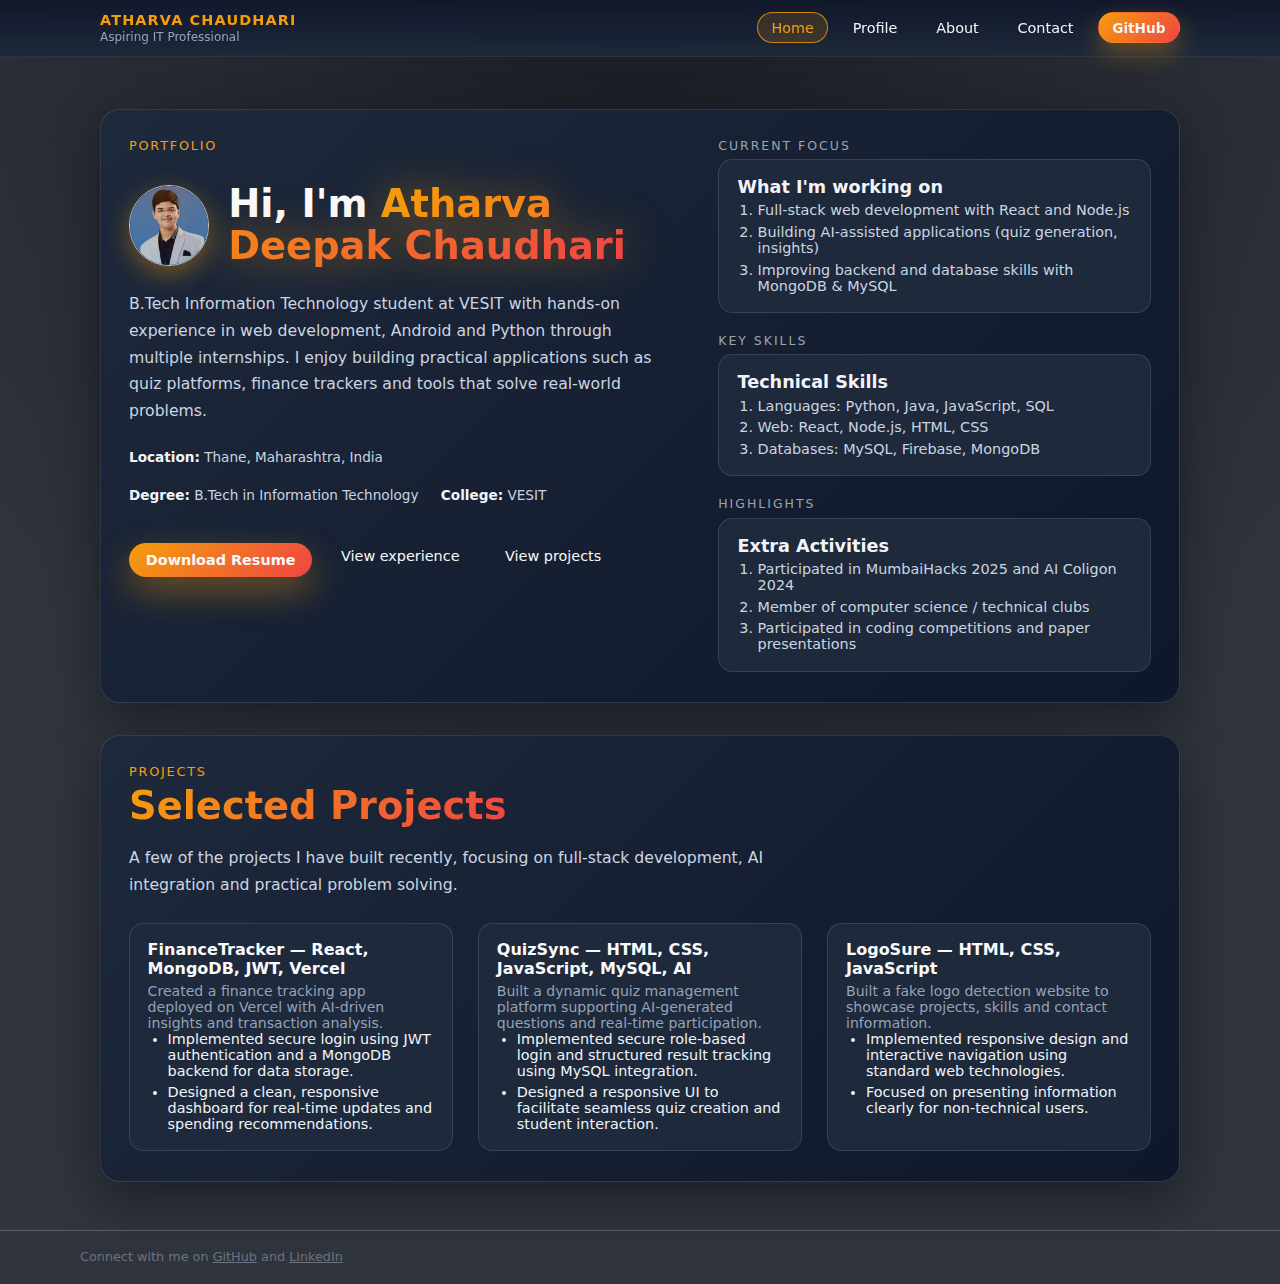
<file: index.html>
<!DOCTYPE html>
<html lang="en">
  <head>
    <meta charset="UTF-8" />
    <title>Atharva Chaudhari | Portfolio</title>
    <link rel="stylesheet" href="style.css" />
  </head>

  <body>
    <div class="navbar-shell">
      <header class="navbar">
        <div class="navbar-brand">
          <div class="brand-name">Atharva Chaudhari</div>
          <div class="brand-tagline">Aspiring IT Professional</div>
        </div>
        <nav class="nav-links">
          <a href="index.html" class="nav-active">Home</a>
          <a href="profile.html">Profile</a>
          <a href="about.html">About</a>
          <a href="contact.html">Contact</a>
          <a
            href="https://github.com/AtharvadChaudhari05"
            class="nav-cta"
            target="_blank"
            >GitHub</a
          >
        </nav>
      </header>
    </div>

    <div class="page-root">
      <main class="page-main">
        <section class="card-surface index-layout">
          <div class="index-left">
            <p class="page-kicker">Portfolio</p>
            <div style="display: flex; align-items: center; gap: 1.2rem;">
              <div class="profile-photo-wrapper hero-photo" style="max-width: 80px; border-radius: 999px; overflow: hidden; border-color: rgba(209,213,219,0.9);">
                <img
                  src="Atharva image.jpg"
                  alt="Photo of Atharva Chaudhari"
                  class="profile-photo"
                />
              </div>
              <h1 class="page-title hero-title" style="margin-bottom: 0;">
                Hi, I'm <span class="hero-name">Atharva Deepak Chaudhari</span>
              </h1>
            </div>

            <p class="page-lead">
              B.Tech Information Technology student at VESIT with hands-on
              experience in web development, Android and Python through multiple
              internships. I enjoy building practical applications such as quiz
              platforms, finance trackers and tools that solve real-world
              problems.
            </p>

            <div class="index-meta">
              <span><strong>Location:</strong> Thane, Maharashtra, India</span>
              <span><strong>Degree:</strong> B.Tech in Information Technology</span>
              <span><strong>College:</strong> VESIT</span>
            </div>

            <div class="button-row">
              <a
                class="btn btn-primary"
                href="Atharva Chaudhari Resume.pdf"
                target="_blank"
                rel="noopener noreferrer"
                >Download Resume</a
              >
              <a href="profile.html" class="btn btn-ghost">View experience</a>
              <a href="#projects" class="btn btn-ghost">View projects</a>
            </div>
          </div>

          <aside class="index-right">
            <div>
              <p class="pill-heading">Current Focus</p>
              <div class="list-block">
                <h2 class="section-title">What I'm working on</h2>
                <ol>
                  <li>Full-stack web development with React and Node.js</li>
                  <li>Building AI-assisted applications (quiz generation, insights)</li>
                  <li>Improving backend and database skills with MongoDB &amp; MySQL</li>
                </ol>
              </div>
            </div>

            <div>
              <p class="pill-heading">Key Skills</p>
              <div class="list-block">
                <h2 class="section-title">Technical Skills</h2>
                <ol>
                  <li>Languages: Python, Java, JavaScript, SQL</li>
                  <li>Web: React, Node.js, HTML, CSS</li>
                  <li>Databases: MySQL, Firebase, MongoDB</li>
                </ol>
              </div>
            </div>

            <div>
              <p class="pill-heading">Highlights</p>
              <div class="list-block">
                <h2 class="section-title">Extra Activities</h2>
                <ol>
                  <li>Participated in MumbaiHacks 2025 and AI Coligon 2024</li>
                  <li>Member of computer science / technical clubs</li>
                  <li>Participated in coding competitions and paper presentations</li>
                </ol>
              </div>
            </div>
          </aside>
        </section>

        <section id="projects" class="card-surface" style="margin-top: 2rem;">
          <p class="page-kicker">Projects</p>
          <h2 class="page-title"><span>Selected Projects</span></h2>
          <p class="page-lead">
            A few of the projects I have built recently, focusing on full-stack
            development, AI integration and practical problem solving.
          </p>

          <div class="profile-sections" style="margin-top: 1.5rem;">
            <section>
              <h3 class="profile-section-title">FinanceTracker &mdash; React, MongoDB, JWT, Vercel</h3>
              <p class="text-muted">
                Created a finance tracking app deployed on Vercel with AI-driven
                insights and transaction analysis.
              </p>
              <ul class="profile-list">
                <li>
                  Implemented secure login using JWT authentication and a MongoDB
                  backend for data storage.
                </li>
                <li>
                  Designed a clean, responsive dashboard for real-time updates and
                  spending recommendations.
                </li>
              </ul>
            </section>

            <section>
              <h3 class="profile-section-title">QuizSync &mdash; HTML, CSS, JavaScript, MySQL, AI</h3>
              <p class="text-muted">
                Built a dynamic quiz management platform supporting AI-generated
                questions and real-time participation.
              </p>
              <ul class="profile-list">
                <li>
                  Implemented secure role-based login and structured result tracking
                  using MySQL integration.
                </li>
                <li>
                  Designed a responsive UI to facilitate seamless quiz creation and
                  student interaction.
                </li>
              </ul>
            </section>

            <section>
              <h3 class="profile-section-title">LogoSure &mdash; HTML, CSS, JavaScript</h3>
              <p class="text-muted">
                Built a fake logo detection website to showcase projects, skills and
                contact information.
              </p>
              <ul class="profile-list">
                <li>
                  Implemented responsive design and interactive navigation using
                  standard web technologies.
                </li>
                <li>
                  Focused on presenting information clearly for non-technical users.
                </li>
              </ul>
            </section>
          </div>
        </section>
      </main>
    </div>

    <footer class="footer-shell">
      <div class="footer-inner">
        <span>Connect with me on 
          <a
            href="https://github.com/AtharvadChaudhari05"
            target="_blank"
            rel="noopener noreferrer"
            >GitHub</a
          >
          and
          <a
            href="https://www.linkedin.com/in/atharva-chaudhari-05/"
            target="_blank"
            rel="noopener noreferrer"
            >LinkedIn</a
          >
        </span>
      </div>
    </footer>
  </body>
</html>
</file>
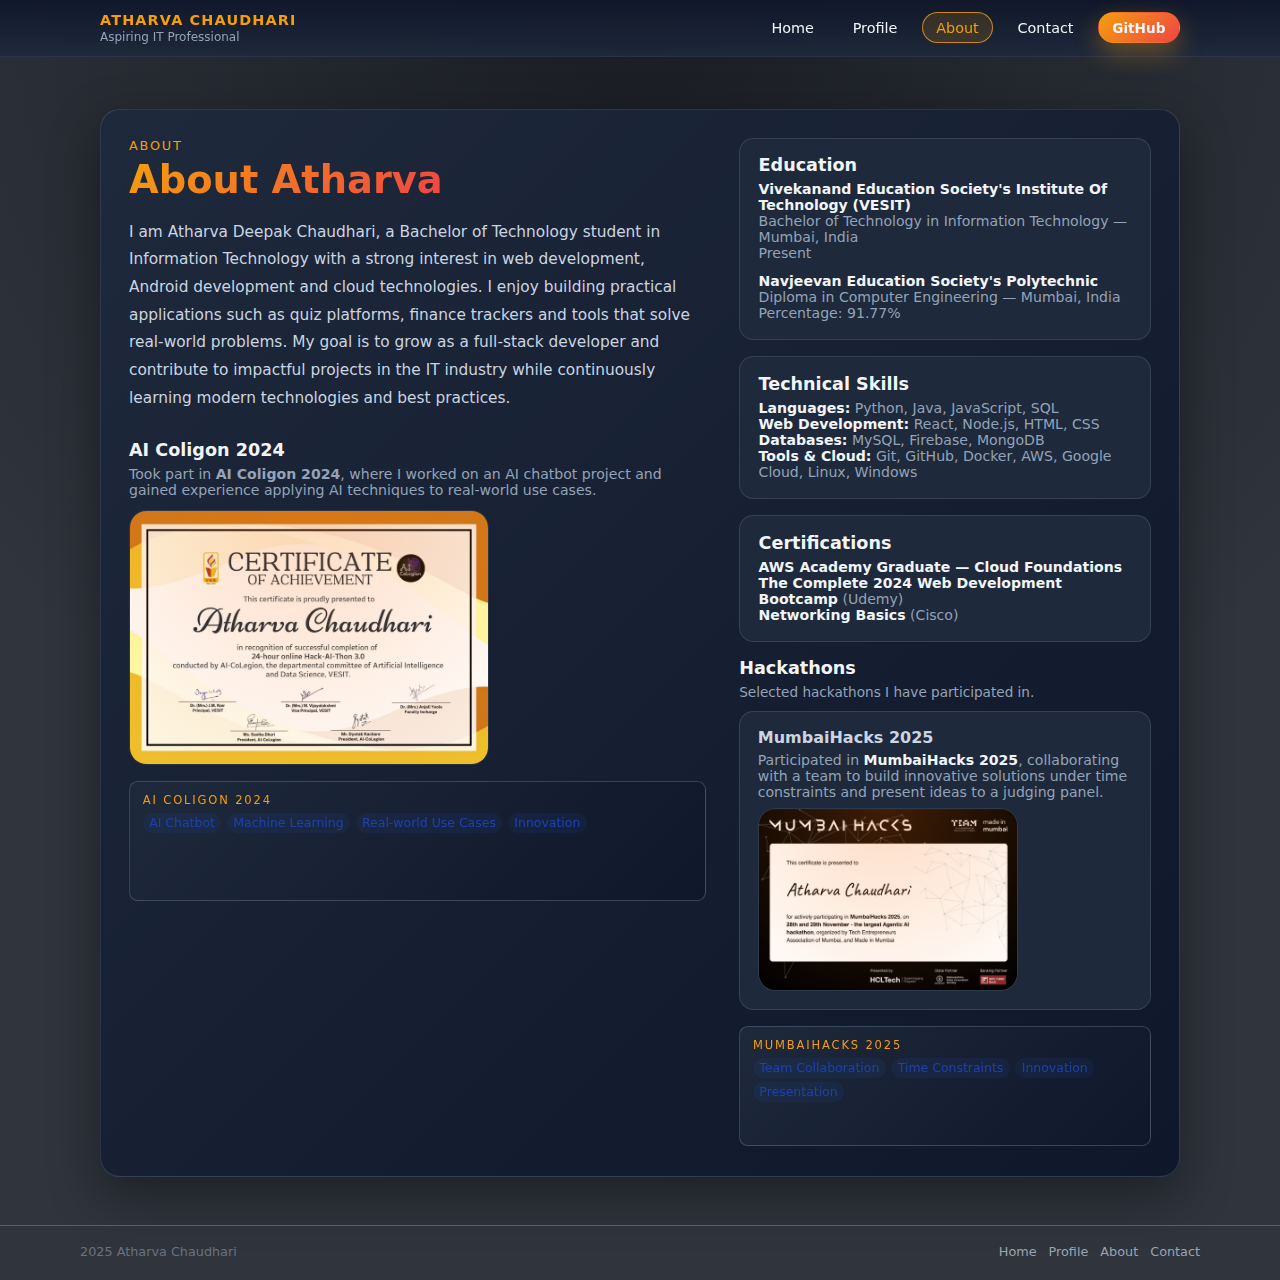
<file: about.html>
<!DOCTYPE html>
<html lang="en">
  <head>
    <meta charset="UTF-8" />
    <title>About | My Website</title>
    <link rel="stylesheet" href="style.css" />
  </head>

  <body>
    <div class="navbar-shell">
      <header class="navbar">
        <div class="navbar-brand">
          <div class="brand-name">Atharva Chaudhari</div>
          <div class="brand-tagline">Aspiring IT Professional</div>
        </div>
        <nav class="nav-links">
          <a href="index.html">Home</a>
          <a href="profile.html">Profile</a>
          <a href="about.html" class="nav-active">About</a>
          <a href="contact.html">Contact</a>
          <a href="https://github.com/AtharvadChaudhari05" class="nav-cta" target="_blank">GitHub</a>
        </nav>
      </header>
    </div>

    <div class="page-root">
      <main class="page-main">
        <section class="card-surface about-layout">
          <div>
            <p class="page-kicker">About</p>
            <h1 class="page-title"><span>About Atharva</span></h1>
            <p class="about-highlight">
              I am Atharva Deepak Chaudhari, a Bachelor of Technology student in
              Information Technology with a strong interest in web development,
              Android development and cloud technologies. I enjoy building
              practical applications such as quiz platforms, finance trackers and
              tools that solve real-world problems.
              <br />
              My goal is to grow as a full-stack developer and contribute to
              impactful projects in the IT industry while continuously learning
              modern technologies and best practices.
            </p>

            <section style="margin-top: 1.75rem;">
              <h2 class="section-title">AI Coligon 2024</h2>
              <p class="text-muted">
                Took part in <strong>AI Coligon 2024</strong>, where I worked on an AI
                chatbot project and gained experience applying AI techniques to
                real-world use cases.
              </p>
              <div class="profile-photo-wrapper" style="margin-top: 0.75rem; max-width: 360px;">
                <img
                  src="AI Colegion Certificate.jpg"
                  alt="AI Coligon 2024 Certificate"
                  class="profile-photo"
                />
              </div>
              <div class="hackathon-flip" style="margin-top: 1rem;">
                <div class="hackathon-flip-inner">
                  <div class="hackathon-flip-front">
                    <p class="hackathon-flip-label">AI Coligon 2024</p>
                    <ul>
                      <li>AI Chatbot</li>
                      <li>Machine Learning</li>
                      <li>Real-world Use Cases</li>
                      <li>Innovation</li>
                    </ul>
                  </div>
                  <div class="hackathon-flip-back">
                    <p>
                      Developed an AI chatbot applying machine learning techniques,
                      gaining hands-on experience in building real-world AI solutions.
                    </p>
                  </div>
                </div>
              </div>
            </section>
          </div>

          <aside class="about-meta">
            <div class="about-meta-box">
              <h2 class="section-title">Education</h2>
              <p class="text-muted">
                <strong>Vivekanand Education Society's Institute Of Technology (VESIT)</strong><br />
                Bachelor of Technology in Information Technology &mdash; Mumbai, India<br />
                <span>Present</span>
              </p>
              <p class="text-muted" style="margin-top: 0.75rem;">
                <strong>Navjeevan Education Society's Polytechnic</strong><br />
                Diploma in Computer Engineering &mdash; Mumbai, India<br />
                <span>Percentage: 91.77%</span>
              </p>
            </div>

            <div class="about-meta-box">
              <h2 class="section-title">Technical Skills</h2>
              <p class="text-muted">
                <strong>Languages:</strong> Python, Java, JavaScript, SQL<br />
                <strong>Web Development:</strong> React, Node.js, HTML, CSS<br />
                <strong>Databases:</strong> MySQL, Firebase, MongoDB<br />
                <strong>Tools &amp; Cloud:</strong> Git, GitHub, Docker, AWS, Google Cloud,
                Linux, Windows
              </p>
            </div>

            <div class="about-meta-box">
              <h2 class="section-title">Certifications</h2>
              <p class="text-muted">
                <strong>AWS Academy Graduate &mdash; Cloud Foundations</strong><br />
                <strong>The Complete 2024 Web Development Bootcamp</strong> (Udemy)<br />
                <strong>Networking Basics</strong> (Cisco)
              </p>
            </div>

            <div>
              <h2 class="section-title">Hackathons</h2>
              <p class="section-subtitle">Selected hackathons I have participated in.</p>

              <div class="profile-sections">
                <section>
                  <h3 class="profile-section-title">MumbaiHacks 2025</h3>
                  <p class="text-muted">
                    Participated in <strong>MumbaiHacks 2025</strong>, collaborating with
                    a team to build innovative solutions under time constraints and
                    present ideas to a judging panel.
                  </p>
                  <div class="profile-photo-wrapper" style="margin-top: 0.5rem;">
                    <img
                      src="mumbai certificate.jpg"
                      alt="MumbaiHacks 2025 Certificate"
                      class="profile-photo"
                    />
                  </div>
                </section>
              </div>
              <div class="hackathon-flip" style="margin-top: 1rem;">
                <div class="hackathon-flip-inner">
                  <div class="hackathon-flip-front">
                    <p class="hackathon-flip-label">MumbaiHacks 2025</p>
                    <ul>
                      <li>Team Collaboration</li>
                      <li>Time Constraints</li>
                      <li>Innovation</li>
                      <li>Presentation</li>
                    </ul>
                  </div>
                  <div class="hackathon-flip-back">
                    <p>
                      Built and presented solutions under tight deadlines, honing teamwork
                      and rapid prototyping skills in a competitive hackathon environment.
                    </p>
                  </div>
                </div>
              </div>
            </div>
          </aside>
        </section>
      </main>
    </div>

    <footer class="footer-shell">
      <div class="footer-inner">
        <span> 2025 Atharva Chaudhari</span>
        <div class="footer-links">
          <a href="index.html">Home</a>
          <a href="profile.html">Profile</a>
          <a href="about.html">About</a>
          <a href="contact.html">Contact</a>
        </div>
      </div>
    </footer>
  </body>
</html>
</file>
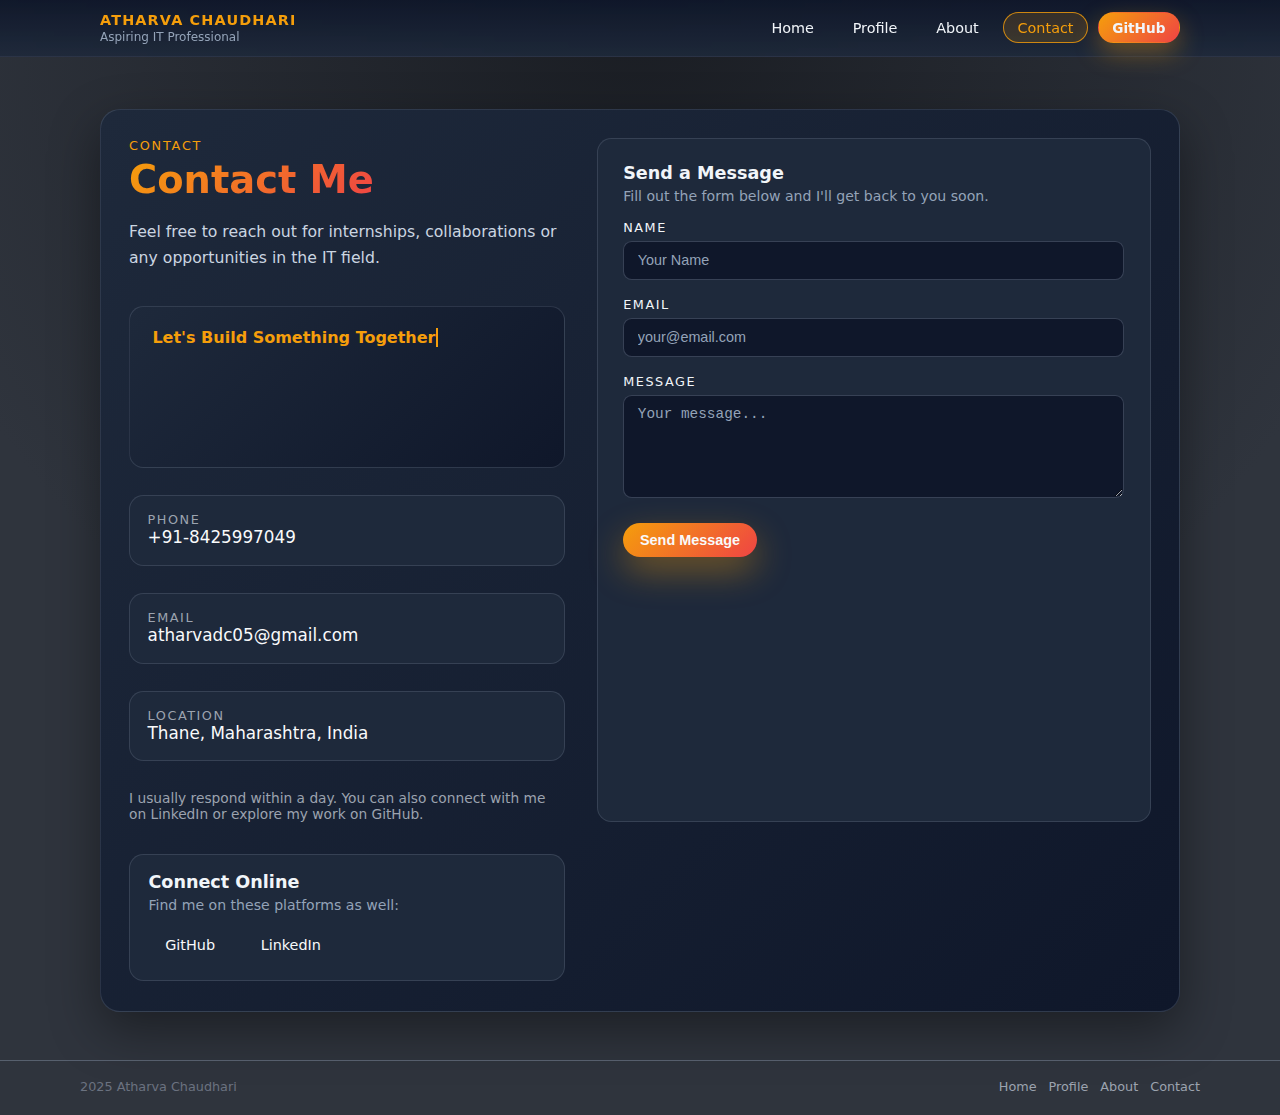
<file: contact.html>
<!DOCTYPE html>
<html lang="en">
  <head>
    <meta charset="UTF-8" />
    <title>Contact | My Website</title>
    <link rel="stylesheet" href="style.css" />
  </head>

  <body>
    <div class="navbar-shell">
      <header class="navbar">
        <div class="navbar-brand">
          <div class="brand-name">Atharva Chaudhari</div>
          <div class="brand-tagline">Aspiring IT Professional</div>
        </div>
        <nav class="nav-links">
          <a href="index.html">Home</a>
          <a href="profile.html">Profile</a>
          <a href="about.html">About</a>
          <a href="contact.html" class="nav-active">Contact</a>
          <a href="https://github.com/AtharvadChaudhari05" class="nav-cta" target="_blank">GitHub</a>
        </nav>
      </header>
    </div>

    <div class="page-root">
      <main class="page-main">
        <section class="card-surface contact-grid">
          <div class="contact-details">
            <div>
              <p class="page-kicker">Contact</p>
              <h1 class="page-title"><span>Contact Me</span></h1>
              <p class="page-lead">
                Feel free to reach out for internships, collaborations or any
                opportunities in the IT field.
              </p>
            </div>

            <div class="contact-desc-card">
              <p class="contact-desc-title">Let's Build Something Together</p>
              <p class="contact-desc-body">
                Whether it's a full-stack project, an Android app, or an AI experiment,
                I'm always excited to collaborate and bring ideas to life.
                Drop a message and let's create something remarkable.
              </p>
            </div>

            <div class="contact-info-card">
              <p class="contact-label">Phone</p>
              <p class="contact-value">+91-8425997049</p>
            </div>

            <div class="contact-info-card">
              <p class="contact-label">Email</p>
              <p class="contact-value">atharvadc05@gmail.com</p>
            </div>

            <div class="contact-info-card">
              <p class="contact-label">Location</p>
              <p class="contact-value contact-address">Thane, Maharashtra, India</p>
            </div>

            <p class="contact-note">
              I usually respond within a day. You can also connect with me on LinkedIn or
              explore my work on GitHub.
            </p>
          </div>

          <div class="contact-form-wrapper">
            <h2 class="section-title">Send a Message</h2>
            <p class="text-muted">Fill out the form below and I'll get back to you soon.</p>
            <form class="contact-form">
              <div class="form-group">
                <label for="name" class="form-label">Name</label>
                <input type="text" id="name" name="name" class="form-input" placeholder="Your Name" required />
              </div>
              <div class="form-group">
                <label for="email" class="form-label">Email</label>
                <input type="email" id="email" name="email" class="form-input" placeholder="your@email.com" required />
              </div>
              <div class="form-group">
                <label for="message" class="form-label">Message</label>
                <textarea id="message" name="message" class="form-textarea" rows="5" placeholder="Your message..." required></textarea>
              </div>
              <button type="submit" class="btn btn-primary">Send Message</button>
            </form>
          </div>

          <div class="list-block">
            <h2 class="section-title">Connect Online</h2>
            <p class="text-muted">Find me on these platforms as well:</p>
            <div class="button-row" style="margin-top: 0.9rem;">
              <a href="https://github.com/AtharvadChaudhari05" class="btn btn-ghost" target="_blank">GitHub</a>
              <a href="https://www.linkedin.com/in/atharva-chaudhari-05/" class="btn btn-ghost" target="_blank">LinkedIn</a>
            </div>
          </div>
        </section>
      </main>
    </div>

    <footer class="footer-shell">
      <div class="footer-inner">
        <span> 2025 Atharva Chaudhari</span>
        <div class="footer-links">
          <a href="index.html">Home</a>
          <a href="profile.html">Profile</a>
          <a href="about.html">About</a>
          <a href="contact.html">Contact</a>
        </div>
      </div>
    </footer>
  </body>
</html>
</file>
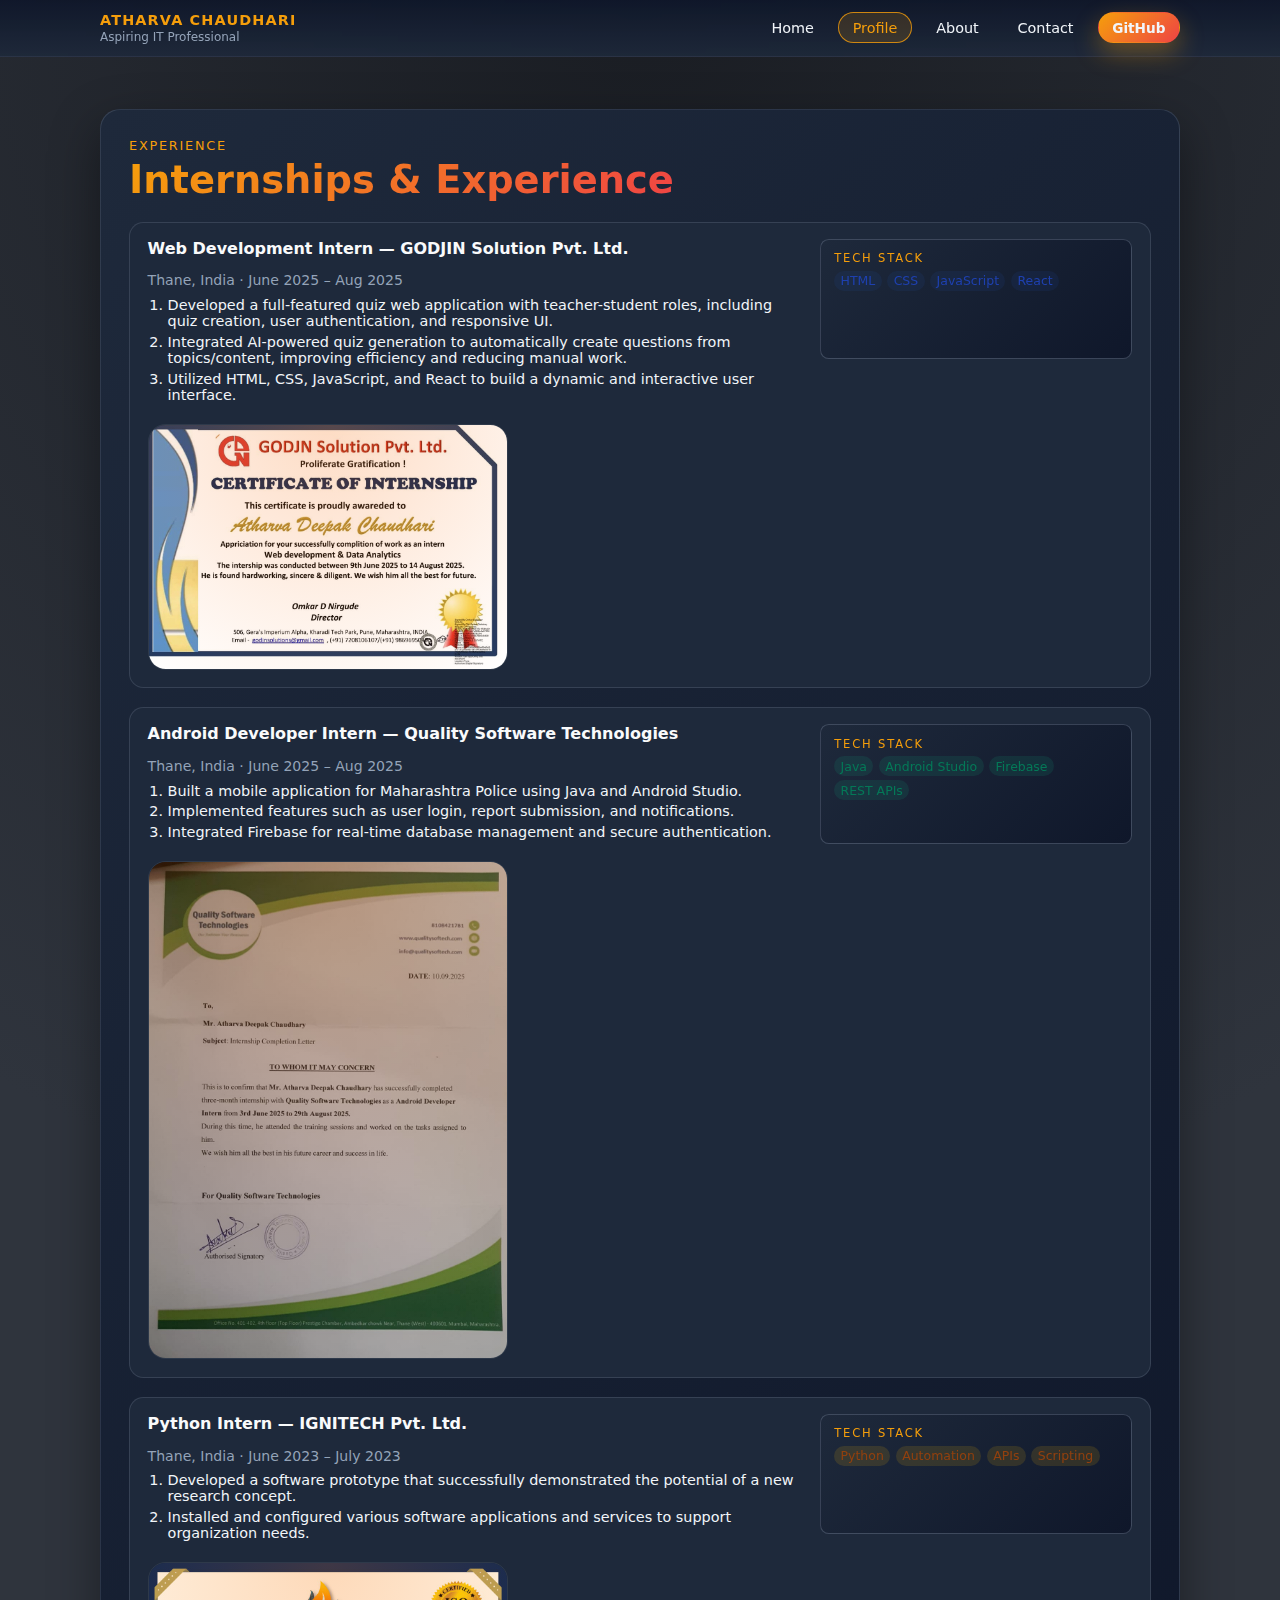
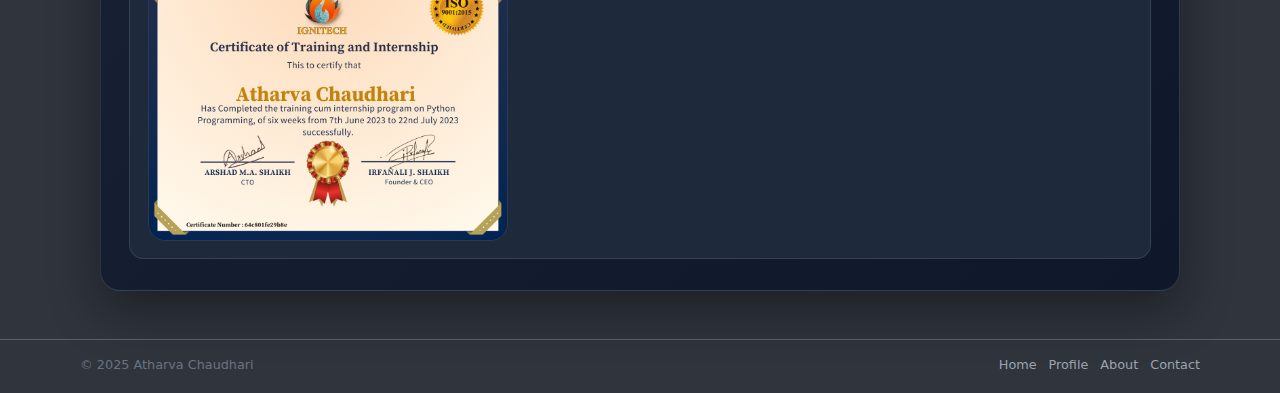
<file: profile.html>
<!DOCTYPE html>
<html lang="en">
  <head>
    <meta charset="UTF-8" />
    <title>Profile | My Website</title>
    <link rel="stylesheet" href="style.css" />
  </head>

  <body>
    <div class="navbar-shell">
      <header class="navbar">
        <div class="navbar-brand">
          <div class="brand-name">Atharva Chaudhari</div>
          <div class="brand-tagline">Aspiring IT Professional</div>
        </div>
        <nav class="nav-links">
          <a href="index.html">Home</a>
          <a href="profile.html" class="nav-active">Profile</a>
          <a href="about.html">About</a>
          <a href="contact.html">Contact</a>
          <a href="https://github.com/AtharvadChaudhari05" class="nav-cta" target="_blank">GitHub</a>
        </nav>
      </header>
    </div>

    <div class="page-root">
      <main class="page-main">
        <section class="card-surface">
          <p class="page-kicker">Experience</p>
          <h1 class="page-title"><span>Internships & Experience</span></h1>

          <div class="profile-sections" style="margin-top: 1.3rem;">
            <section>
              <div class="profile-section-row">
                <div class="profile-section-main">
                  <h2 class="profile-section-title">Web Development Intern &mdash; GODJIN Solution Pvt. Ltd.</h2>
                  <p class="text-muted">Thane, India &middot; June 2025 &ndash; Aug 2025</p>
                  <ol class="profile-list">
                    <li>
                      Developed a full-featured quiz web application with teacher-student
                      roles, including quiz creation, user authentication, and responsive UI.
                    </li>
                    <li>
                      Integrated AI-powered quiz generation to automatically create questions
                      from topics/content, improving efficiency and reducing manual work.
                    </li>
                    <li>
                      Utilized HTML, CSS, JavaScript, and React to build a dynamic and
                      interactive user interface.
                    </li>
                  </ol>
                  <div class="profile-photo-wrapper" style="margin-top: 0.75rem; max-width: 360px;">
                    <img
                      src="GODJN INTERNSHIP.jpg"
                      alt="GODJIN Internship Certificate"
                      class="profile-photo"
                    />
                  </div>
                </div>

                <div class="tech-flip">
                  <div class="tech-flip-inner">
                    <div class="tech-flip-front">
                      <p class="tech-flip-label">Tech Stack</p>
                      <ul>
                        <li>HTML</li>
                        <li>CSS</li>
                        <li>JavaScript</li>
                        <li>React</li>
                      </ul>
                    </div>
                    <div class="tech-flip-back">
                      <p>
                        Modern responsive web stack used to build an interactive quiz
                        platform with clean UI and dynamic behavior.
                      </p>
                    </div>
                  </div>
                </div>
              </div>
            </section>

            <section>
              <div class="profile-section-row">
                <div class="profile-section-main">
                  <h2 class="profile-section-title">Android Developer Intern &mdash; Quality Software Technologies</h2>
                  <p class="text-muted">Thane, India &middot; June 2025 &ndash; Aug 2025</p>
                  <ol class="profile-list">
                    <li>
                      Built a mobile application for Maharashtra Police using Java and
                      Android Studio.
                    </li>
                    <li>
                      Implemented features such as user login, report submission, and
                      notifications.
                    </li>
                    <li>
                      Integrated Firebase for real-time database management and secure
                      authentication.
                    </li>
                  </ol>
                  <div class="profile-photo-wrapper" style="margin-top: 0.75rem; max-width: 360px;">
                    <img
                      src="Quality Software Internship.jpg"
                      alt="Quality Software Internship Certificate"
                      class="profile-photo"
                    />
                  </div>
                </div>

                <div class="tech-flip tech-flip-android">
                  <div class="tech-flip-inner">
                    <div class="tech-flip-front">
                      <p class="tech-flip-label">Tech Stack</p>
                      <ul>
                        <li>Java</li>
                        <li>Android Studio</li>
                        <li>Firebase</li>
                        <li>REST APIs</li>
                      </ul>
                    </div>
                    <div class="tech-flip-back">
                      <p>
                        Native Android development for a real-world policing app with
                        secure authentication and live data sync.
                      </p>
                    </div>
                  </div>
                </div>
              </div>
            </section>

            <section>
              <div class="profile-section-row">
                <div class="profile-section-main">
                  <h2 class="profile-section-title">Python Intern &mdash; IGNITECH Pvt. Ltd.</h2>
                  <p class="text-muted">Thane, India &middot; June 2023 &ndash; July 2023</p>
                  <ol class="profile-list">
                    <li>
                      Developed a software prototype that successfully demonstrated the
                      potential of a new research concept.
                    </li>
                    <li>
                      Installed and configured various software applications and services to
                      support organization needs.
                    </li>
                  </ol>
                  <div class="profile-photo-wrapper" style="margin-top: 0.75rem; max-width: 360px;">
                    <img
                      src="IGNITECH INTERNSHIP.jpg"
                      alt="IGNITECH Internship Certificate"
                      class="profile-photo"
                    />
                  </div>
                </div>

                <div class="tech-flip tech-flip-python">
                  <div class="tech-flip-inner">
                    <div class="tech-flip-front">
                      <p class="tech-flip-label">Tech Stack</p>
                      <ul>
                        <li>Python</li>
                        <li>Automation</li>
                        <li>APIs</li>
                        <li>Scripting</li>
                      </ul>
                    </div>
                    <div class="tech-flip-back">
                      <p>
                        Python-based tooling to prototype ideas quickly and automate
                        software setup and configuration tasks.
                      </p>
                    </div>
                  </div>
                </div>
              </div>
            </section>
          </div>
        </section>
      </main>
    </div>

    <footer class="footer-shell">
      <div class="footer-inner">
        <span>© 2025 Atharva Chaudhari</span>
        <div class="footer-links">
          <a href="index.html">Home</a>
          <a href="profile.html">Profile</a>
          <a href="about.html">About</a>
          <a href="contact.html">Contact</a>
        </div>
      </div>
    </footer>
  </body>
</html>
</file>
<file: style.css>
/* ===== Reset & Base ===== */
*,
*::before,
*::after {
  margin: 0;
  padding: 0;
  box-sizing: border-box;
}

html {
  scroll-behavior: smooth;
}

body {
  font-family: "Inter", ui-sans-serif, system-ui, -apple-system, sans-serif;
  background: radial-gradient(circle at top, #1a1d23, #2f343d 60%);
  color: #f9fafb;
  min-height: 100vh;
  display: flex;
  flex-direction: column;
}

img {
  max-width: 100%;
  display: block;
}

a {
  color: inherit;
}

ol,
ul {
  padding-left: 1.25rem;
}

hr {
  border: none;
  border-top: 1px solid rgba(209, 213, 219, 0.9);
  margin: 1.75rem 0;
}

/* ===== Layout ===== */
.page-root {
  max-width: 1120px;
  width: 100%;
  margin: 0 auto;
  padding: 1.25rem 1.25rem 3rem;
}

.page-main {
  padding-top: 2rem;
}

.card-surface {
  background: linear-gradient(135deg, #1e293b, #0f172a);
  border-radius: 1.25rem;
  border: 1px solid rgba(148, 163, 184, 0.2);
  padding: 1.75rem 1.75rem 1.9rem;
  box-shadow: 0 18px 50px rgba(0, 0, 0, 0.4);
}

@media (max-width: 640px) {
  .page-root {
    padding-inline: 1rem;
  }

  .card-surface {
    padding: 1.35rem 1.25rem 1.6rem;
  }
}

/* ===== Top Navigation ===== */
.navbar-shell {
  position: sticky;
  top: 0;
  z-index: 20;
  backdrop-filter: blur(14px);
  background: linear-gradient(
    to bottom,
    rgba(15, 23, 42, 0.94),
    rgba(30, 41, 59, 0.9)
  );
  border-bottom: 1px solid rgba(148, 163, 184, 0.2);
}

.navbar {
  max-width: 1120px;
  margin: 0 auto;
  padding: 0.75rem 1.25rem;
  display: flex;
  align-items: center;
  justify-content: space-between;
  gap: 1rem;
}

.navbar-brand {
  display: flex;
  flex-direction: column;
  gap: 0.1rem;
}

.brand-name {
  font-weight: 650;
  letter-spacing: 0.08em;
  font-size: 0.9rem;
  text-transform: uppercase;
  color: #f59e0b;
}

.brand-tagline {
  font-size: 0.75rem;
  color: #94a3b8;
}

.nav-links {
  display: flex;
  align-items: center;
  gap: 0.6rem;
  font-size: 0.9rem;
}

.nav-links a {
  text-decoration: none;
  padding: 0.4rem 0.85rem;
  border-radius: 999px;
  border: 1px solid transparent;
  color: #f1f5f9;
  transition: all 0.18s ease-out;
}

.nav-links a:hover,
.nav-links a.nav-active {
  border-color: rgba(245, 158, 11, 0.8);
  background: rgba(245, 158, 11, 0.15);
  color: #f59e0b;
}

.nav-cta {
  border-radius: 999px;
  background: linear-gradient(135deg, #f59e0b, #ef4444);
  padding: 0.45rem 0.95rem;
  border: none;
  color: #f9fafb;
  font-weight: 600;
  font-size: 0.85rem;
  text-decoration: none;
  box-shadow: 0 10px 25px rgba(245, 158, 11, 0.35);
}

@media (max-width: 640px) {
  .navbar {
    padding-inline: 1rem;
  }

  .nav-links {
    font-size: 0.85rem;
  }

  .brand-tagline {
    display: none;
  }
}

/* ===== Typography Helpers ===== */
.page-kicker {
  font-size: 0.8rem;
  letter-spacing: 0.14em;
  text-transform: uppercase;
  color: #f59e0b;
  margin-bottom: 0.4rem;
}

.page-title {
  font-size: clamp(1.9rem, 3vw, 2.4rem);
  line-height: 1.1;
  margin-bottom: 1.1rem;
}

.page-title span {
  background: linear-gradient(135deg, #f59e0b, #ef4444);
  -webkit-background-clip: text;
  color: transparent;
}

.page-lead {
  font-size: 0.98rem;
  color: #cbd5e1;
  max-width: 40rem;
  line-height: 1.7;
}

.section-title {
  font-size: 1.1rem;
  margin-bottom: 0.35rem;
  color: #f1f5f9;
}

.section-subtitle {
  font-size: 0.85rem;
  color: #94a3b8;
  margin-bottom: 0.7rem;
}

.text-muted {
  color: #94a3b8;
  font-size: 0.88rem;
}

/* ===== Index: Hero & Columns ===== */
.index-layout {
  display: grid;
  grid-template-columns: minmax(0, 1.4fr) minmax(0, 1.1fr);
  gap: 2.4rem;
  align-items: flex-start;
}

.index-left {
  display: flex;
  flex-direction: column;
  gap: 1.5rem;
}

.index-meta {
  display: flex;
  flex-wrap: wrap;
  gap: 1.4rem;
  font-size: 0.85rem;
  color: #cbd5e1;
}

.index-meta span strong {
  color: #f1f5f9;
}

.button-row {
  display: flex;
  flex-wrap: wrap;
  gap: 0.75rem;
  margin-top: 0.5rem;
}

.btn {
  display: inline-flex;
  align-items: center;
  gap: 0.4rem;
  padding: 0.55rem 1.05rem;
  border-radius: 999px;
  border: 1px solid var(--border-color);
  color: var(--text-primary);
  text-decoration: none;
  font-size: 0.9rem;
  background: transparent;
  cursor: pointer;
  transition: all 0.3s cubic-bezier(0.4, 0, 0.2, 1);
  position: relative;
  overflow: hidden;
}

.btn::before {
  content: "";
  position: absolute;
  inset: 0;
  background: linear-gradient(135deg, rgba(245, 158, 11, 0.1), rgba(239, 68, 68, 0.1));
  opacity: 0;
  transition: opacity 0.3s ease;
}

.btn-primary {
  background: linear-gradient(135deg, #f59e0b, #ef4444);
  border-color: transparent;
  color: var(--text-primary);
  font-weight: 600;
  box-shadow: 0 14px 35px rgba(245, 158, 11, 0.4);
}

.btn-ghost {
  background: var(--bg-elevated);
  color: var(--text-primary);
  border-color: rgba(148, 163, 184, 0.3);
}

.btn:hover {
  transform: translateY(-3px) scale(1.05);
  box-shadow: 0 15px 35px rgba(245, 158, 11, 0.3);
}

.btn:hover::before {
  opacity: 1;
}

.btn-primary:hover {
  box-shadow: 0 20px 45px rgba(245, 158, 11, 0.6);
  background: linear-gradient(135deg, #ef4444, #f59e0b);
}

.btn-ghost:hover {
  border-color: rgba(245, 158, 11, 0.6);
  background: rgba(245, 158, 11, 0.1);
  color: #f59e0b;
}

.index-right {
  display: flex;
  flex-direction: column;
  gap: 1.25rem;
}

.pill-heading {
  font-size: 0.78rem;
  text-transform: uppercase;
  letter-spacing: 0.16em;
  color: #9ca3af;
  margin-bottom: 0.4rem;
}

.list-block {
  background: #1e293b;
  border-radius: 0.9rem;
  border: 1px solid rgba(148, 163, 184, 0.2);
  padding: 1.05rem 1.15rem 1.15rem;
  transition: all 0.3s cubic-bezier(0.4, 0, 0.2, 1);
  position: relative;
  overflow: hidden;
}

.list-block::before {
  content: "";
  position: absolute;
  inset: 0;
  background: linear-gradient(135deg, rgba(245, 158, 11, 0.1), transparent);
  opacity: 0;
  transition: opacity 0.3s ease;
}

.list-block ol {
  display: grid;
  gap: 0.35rem;
  padding-left: 1.25rem;
  font-size: 0.9rem;
  color: #cbd5e1;
}

/* Enhanced Home page list block animations */
.index-right .list-block:hover {
  transform: translateY(-6px) scale(1.02);
  box-shadow: 0 20px 48px rgba(245, 158, 11, 0.35);
  border-color: rgba(245, 158, 11, 0.6);
  background: linear-gradient(135deg, #1e293b, #0f172a);
}

.index-right .list-block:hover::before {
  opacity: 1;
}

.index-right .list-block:hover .section-title {
  color: #f59e0b;
  text-shadow: 0 0 20px rgba(245, 158, 11, 0.5);
}

/* Enhanced Hero photo and name animations */
.hero-photo {
  animation: float-enhanced 4s ease-in-out infinite;
  box-shadow: 0 8px 24px rgba(245, 158, 11, 0.4);
  border: 2px solid rgba(245, 158, 11, 0.5);
  transition: all 0.3s ease;
}

.hero-photo:hover {
  transform: scale(1.05);
  box-shadow: 0 12px 32px rgba(245, 158, 11, 0.6);
  border-color: rgba(239, 68, 68, 0.8);
}

.hero-name {
  background: linear-gradient(135deg, #f59e0b 0%, #ef4444 25%, #f59e0b 50%, #ef4444 75%, #f59e0b 100%);
  background-size: 200% 100%;
  -webkit-background-clip: text;
  background-clip: text;
  color: transparent;
  animation: gradient-shift-enhanced 3s ease-in-out infinite;
  filter: drop-shadow(0 0 20px rgba(245, 158, 11, 0.5));
  transition: all 0.3s ease;
}

.hero-name:hover {
  transform: scale(1.02);
  filter: drop-shadow(0 0 30px rgba(245, 158, 11, 0.8));
}

@keyframes float-enhanced {
  0%, 100% {
    transform: translateY(0) rotate(0deg);
  }
  25% {
    transform: translateY(-5px) rotate(1deg);
  }
  50% {
    transform: translateY(-12px) rotate(0deg);
  }
  75% {
    transform: translateY(-5px) rotate(-1deg);
  }
}

@keyframes gradient-shift-enhanced {
  0% {
    background-position: 0% 50%;
  }
  50% {
    background-position: 100% 50%;
  }
  100% {
    background-position: 0% 50%;
  }
}

@media (max-width: 900px) {
  .index-layout {
    grid-template-columns: 1fr;
  }
}

/* ===== About Page ===== */
.about-layout {
  display: grid;
  grid-template-columns: minmax(0, 1.4fr) minmax(0, 1fr);
  gap: 2.1rem;
  align-items: flex-start;
}

.about-highlight {
  font-size: 0.96rem;
  color: #cbd5e1;
  line-height: 1.8;
}

.about-highlight br {
  display: none;
}

.about-meta {
  display: grid;
  gap: 1rem;
  font-size: 0.86rem;
  color: #cbd5e1;
}

.about-meta strong {
  color: #f1f5f9;
}

/* Animated boxes for Education, Technical Skills, and Certifications */
.about-meta-box {
  background: #1e293b;
  border-radius: 0.9rem;
  border: 1px solid rgba(148, 163, 184, 0.2);
  padding: 1.05rem 1.15rem 1.15rem;
  transition: transform 0.18s ease-out, box-shadow 0.18s ease-out,
    border-color 0.18s ease-out, background 0.18s ease-out;
  position: relative;
  overflow: hidden;
}

.about-meta-box::before {
  content: "";
  position: absolute;
  inset: 0;
  background: linear-gradient(135deg, rgba(245, 158, 11, 0.06), transparent);
  opacity: 0;
  pointer-events: none;
  transition: opacity 0.18s ease-out;
}

.about-meta-box:hover {
  transform: translateY(-3px);
  box-shadow: 0 14px 38px rgba(0, 0, 0, 0.4);
  border-color: rgba(245, 158, 11, 0.55);
  background: linear-gradient(135deg, #1e293b, #0f172a);
}

.about-meta-box:hover::before {
  opacity: 1;
}

@media (max-width: 900px) {
  .about-layout {
    grid-template-columns: 1fr;
  }
}

/* ===== Profile Page ===== */
.profile-layout {
  display: grid;
  grid-template-columns: minmax(0, 1.1fr) minmax(0, 1.4fr);
  gap: 2rem;
  align-items: flex-start;
}

.profile-photo-card {
  display: flex;
  flex-direction: column;
  gap: 0.9rem;
}

.profile-photo-wrapper {
  position: relative;
  border-radius: 1.1rem;
  overflow: hidden;
  border: 1px solid rgba(248, 250, 252, 0.08);
}

.profile-photo-wrapper::before {
  content: "";
  position: absolute;
  inset: 0;
  background: radial-gradient(
    circle at top,
    rgba(249, 115, 22, 0.25),
    transparent
  );
  pointer-events: none;
}

.profile-photo {
  width: 100%;
  height: auto;
}

.profile-caption {
  font-size: 0.8rem;
  color: #9ca3af;
}

.profile-sections {
  display: grid;
  gap: 1.2rem;
}

.profile-section-title {
  font-size: 1rem;
  margin-bottom: 0.35rem;
}

.profile-list {
  font-size: 0.9rem;
  display: grid;
  gap: 0.3rem;
  color: #f1f5f9;
}

/* Extra styling for internship cards on profile page */
.profile-sections > section {
  background: #1e293b;
  border-radius: 0.9rem;
  border: 1px solid rgba(148, 163, 184, 0.2);
  padding: 1rem 1.1rem 1.1rem;
  position: relative;
  overflow: hidden;
  transition: transform 0.18s ease-out, box-shadow 0.18s ease-out,
    border-color 0.18s ease-out, background 0.18s ease-out;
}

.profile-sections > section .profile-photo-wrapper {
  max-width: 260px;
}

.profile-section-row {
  display: grid;
  grid-template-columns: minmax(0, 2.1fr) minmax(0, 1fr);
  gap: 1.1rem;
  align-items: stretch;
}

.profile-section-main {
  display: grid;
  gap: 0.55rem;
  align-content: flex-start;
}

@media (max-width: 800px) {
  .profile-section-row {
    grid-template-columns: 1fr;
  }
}

/* Tech stack flip cards on profile page */
.tech-flip {
  perspective: 1100px;
}

.tech-flip-inner {
  position: relative;
  width: 100%;
  height: 120px;
  transform-style: preserve-3d;
  transition: transform 0.7s cubic-bezier(0.19, 1, 0.22, 1);
}

.tech-flip-front,
.tech-flip-back {
  position: absolute;
  inset: 0;
  padding: 0.7rem 0.8rem;
  border-radius: 0.55rem;
  border: 1px solid rgba(148, 163, 184, 0.3);
  backface-visibility: hidden;
  background: linear-gradient(135deg, #1e293b, #0f172a);
  font-size: 0.78rem;
  color: #cbd5e1;
}

.tech-flip-back {
  transform: rotateY(180deg);
  background: linear-gradient(135deg, #0f172a, #1e293b);
  color: #f1f5f9;
  border-color: rgba(245, 158, 11, 0.5);
}

.tech-flip-label {
  font-size: 0.72rem;
  letter-spacing: 0.16em;
  text-transform: uppercase;
  color: #f59e0b;
  margin-bottom: 0.35rem;
}

.tech-flip-front ul {
  list-style: none;
  padding-left: 0;
  display: flex;
  flex-wrap: wrap;
  gap: 0.25rem 0.35rem;
}

.tech-flip-front li {
  padding: 0.16rem 0.4rem;
  border-radius: 999px;
  background: rgba(37, 99, 235, 0.08);
  color: #1e40af;
}

.tech-flip-back p {
  font-size: 0.8rem;
  line-height: 1.5;
}

.profile-sections > section:hover .tech-flip-inner {
  transform: rotateY(190deg) translateZ(4px);
}

.tech-flip-android .tech-flip-front li {
  background: rgba(16, 185, 129, 0.12);
  color: #047857;
}

.tech-flip-python .tech-flip-front li {
  background: rgba(234, 179, 8, 0.14);
  color: #92400e;
}

/* Hackathon flip box on About page */
.hackathon-flip {
  perspective: 1100px;
}

.hackathon-flip-inner {
  position: relative;
  width: 100%;
  height: 120px;
  transform-style: preserve-3d;
  transition: transform 0.7s cubic-bezier(0.19, 1, 0.22, 1);
}

.hackathon-flip-front,
.hackathon-flip-back {
  position: absolute;
  inset: 0;
  padding: 0.7rem 0.8rem;
  border-radius: 0.55rem;
  border: 1px solid rgba(148, 163, 184, 0.3);
  backface-visibility: hidden;
  background: linear-gradient(135deg, #1e293b, #0f172a);
  font-size: 0.78rem;
  color: #cbd5e1;
}

.hackathon-flip-back {
  transform: rotateY(180deg);
  background: linear-gradient(135deg, #0f172a, #1e293b);
  color: #f1f5f9;
  border-color: rgba(245, 158, 11, 0.5);
}

.hackathon-flip-label {
  font-size: 0.72rem;
  letter-spacing: 0.16em;
  text-transform: uppercase;
  color: #f59e0b;
  margin-bottom: 0.35rem;
}

.hackathon-flip-front ul {
  list-style: none;
  padding-left: 0;
  display: flex;
  flex-wrap: wrap;
  gap: 0.25rem 0.35rem;
}

.hackathon-flip-front li {
  padding: 0.16rem 0.4rem;
  border-radius: 999px;
  background: rgba(37, 99, 235, 0.08);
  color: #1e40af;
}

.hackathon-flip-back p {
  font-size: 0.8rem;
  line-height: 1.5;
}

.hackathon-flip:hover .hackathon-flip-inner {
  transform: rotateY(190deg) translateZ(4px);
}

/* Profile page: subtle tech-themed hover/entry animation */
.profile-sections > section::before {
  content: "";
  position: absolute;
  inset: 0;
  background: linear-gradient(135deg, rgba(245, 158, 11, 0.06), transparent);
  opacity: 0;
  pointer-events: none;
  transition: opacity 0.18s ease-out;
}

.profile-sections > section:hover {
  transform: translateY(-3px);
  box-shadow: 0 14px 38px rgba(0, 0, 0, 0.4);
  border-color: rgba(245, 158, 11, 0.55);
  background: linear-gradient(135deg, #1e293b, #0f172a);
}

.profile-sections > section:hover::before {
  opacity: 1;
}

/* Home page: Selected Projects hover effects */
#projects .profile-sections {
  grid-template-columns: repeat(auto-fit, minmax(260px, 1fr));
  gap: 1.6rem;
}

#projects .profile-sections > section {
  position: relative;
  overflow: hidden;
  transition: transform 0.18s ease-out, box-shadow 0.18s ease-out,
    border-color 0.18s ease-out;
}

#projects .profile-sections > section::before {
  content: "";
  position: absolute;
  inset: 0;
  background: linear-gradient(135deg, rgba(245, 158, 11, 0.06), transparent);
  opacity: 0;
  pointer-events: none;
  transition: opacity 0.18s ease-out;
}

#projects .profile-sections > section:hover {
  transform: translateY(-4px);
  box-shadow: 0 18px 45px rgba(0, 0, 0, 0.4);
  border-color: rgba(245, 158, 11, 0.55);
  background: linear-gradient(135deg, #1e293b, #0f172a);
}

#projects .profile-sections > section:hover::before {
  opacity: 1;
}

@media (max-width: 900px) {
  .profile-layout {
    grid-template-columns: 1fr;
  }
}

/* ===== Contact Page ===== */
.contact-grid {
  display: grid;
  grid-template-columns: minmax(0, 1.1fr) minmax(0, 1.4fr);
  gap: 2rem;
}

.contact-details {
  display: grid;
  gap: 0.7rem;
  font-size: 0.95rem;
}

.contact-label {
  font-size: 0.8rem;
  letter-spacing: 0.12em;
  text-transform: uppercase;
  color: #9ca3af;
}

.contact-value {
  font-size: 1.05rem;
}

.contact-address {
  white-space: pre-line;
}

.contact-note {
  margin-top: 1.1rem;
  font-size: 0.86rem;
  color: #9ca3af;
}

/* Animated contact info cards */
.contact-info-card {
  background: #1e293b;
  border-radius: 0.9rem;
  border: 1px solid rgba(148, 163, 184, 0.2);
  padding: 1rem 1.1rem 1.1rem;
  margin-top: 1rem;
  transition: transform 0.18s ease-out, box-shadow 0.18s ease-out,
    border-color 0.18s ease-out, background 0.18s ease-out;
  position: relative;
  overflow: hidden;
}

.contact-info-card::before {
  content: "";
  position: absolute;
  inset: 0;
  background: linear-gradient(135deg, rgba(245, 158, 11, 0.06), transparent);
  opacity: 0;
  pointer-events: none;
  transition: opacity 0.18s ease-out;
}

.contact-info-card:hover {
  transform: translateY(-3px);
  box-shadow: 0 14px 38px rgba(0, 0, 0, 0.4);
  border-color: rgba(245, 158, 11, 0.55);
  background: linear-gradient(135deg, #1e293b, #0f172a);
}

.contact-info-card:hover::before {
  opacity: 1;
}

/* Contact description card with unique animations */
.contact-desc-card {
  background: linear-gradient(135deg, #1e293b, #0f172a);
  border-radius: 0.9rem;
  border: 1px solid rgba(148, 163, 184, 0.2);
  padding: 1.3rem 1.4rem 1.4rem;
  margin-top: 1.4rem;
  position: relative;
  overflow: hidden;
  transition: box-shadow 0.18s ease-out, border-color 0.18s ease-out;
  color: #cbd5e1;
}

.contact-desc-card::before {
  content: "";
  position: absolute;
  inset: 0;
  background: radial-gradient(circle at top right, rgba(245, 158, 11, 0.08), transparent);
  opacity: 0;
  pointer-events: none;
  transition: opacity 0.18s ease-out;
}

.contact-desc-card:hover::before {
  opacity: 1;
}

.contact-desc-card:hover {
  box-shadow: 0 14px 38px rgba(0, 0, 0, 0.4);
  border-color: rgba(245, 158, 11, 0.55);
}

.contact-desc-title {
  font-size: 1rem;
  font-weight: 600;
  color: #f59e0b;
  margin-bottom: 0.5rem;
  overflow: hidden;
  white-space: nowrap;
  border-right: 2px solid #f59e0b;
  animation: typing 3s steps(28, end) forwards, blink 0.75s step-end infinite;
  max-width: fit-content;
}

.contact-desc-body {
  font-size: 0.88rem;
  line-height: 1.6;
  color: #cbd5e1;
  opacity: 0;
  animation: fadeInUp 0.8s ease-out 3.2s forwards;
}

/* Typing animation */
@keyframes typing {
  from { width: 0; }
  to { width: 100%; }
}

@keyframes blink {
  50% { border-color: transparent; }
}

/* Fade-in with slight upward motion */
@keyframes fadeInUp {
  from {
    opacity: 0;
    transform: translateY(12px);
  }
  to {
    opacity: 1;
    transform: translateY(0);
  }
}

@media (max-width: 900px) {
  .contact-grid {
    grid-template-columns: 1fr;
  }
}

/* Contact form styling */
.contact-form-wrapper {
  background: #1e293b;
  border-radius: 0.9rem;
  border: 1px solid rgba(148, 163, 184, 0.2);
  padding: 1.5rem 1.6rem 1.6rem;
  transition: box-shadow 0.18s ease-out, border-color 0.18s ease-out;
}

.contact-form-wrapper:hover {
  box-shadow: 0 14px 38px rgba(0, 0, 0, 0.4);
  border-color: rgba(245, 158, 11, 0.55);
}

.contact-form {
  display: grid;
  gap: 1.1rem;
  margin-top: 1rem;
}

.form-group {
  display: grid;
  gap: 0.35rem;
}

.form-label {
  font-size: 0.8rem;
  font-weight: 500;
  letter-spacing: 0.12em;
  text-transform: uppercase;
  color: #f1f5f9;
}

.form-input,
.form-textarea {
  background: #0f172a;
  border: 1px solid rgba(148, 163, 184, 0.3);
  border-radius: 0.55rem;
  padding: 0.65rem 0.85rem;
  font-size: 0.9rem;
  color: #f1f5f9;
  transition: border-color 0.18s ease-out, background 0.18s ease-out,
    box-shadow 0.18s ease-out;
}

.form-input:focus,
.form-textarea:focus {
  outline: none;
  border-color: #f59e0b;
  background: #1e293b;
  box-shadow: 0 0 0 3px rgba(245, 158, 11, 0.12);
}

.form-input::placeholder,
.form-textarea::placeholder {
  color: #94a3b8;
}

.form-textarea {
  resize: vertical;
  min-height: 100px;
}

.btn-primary {
  justify-self: start;
  margin-top: 0.5rem;
}

/* ===== Footer ===== */
.footer-shell {
  margin-top: auto;
  border-top: 1px solid rgba(148, 163, 184, 0.4);
  padding: 1.1rem 1.25rem 1.3rem;
  font-size: 0.8rem;
  color: #6b7280;
}

.footer-inner {
  max-width: 1120px;
  margin: 0 auto;
  display: flex;
  align-items: center;
  justify-content: space-between;
  gap: 0.75rem;
}

.footer-links {
  display: flex;
  gap: 0.75rem;
}

.footer-links a {
  color: #9ca3af;
  text-decoration: none;
}

.footer-links a:hover {
  color: #e5e7eb;
}

@media (max-width: 640px) {
  .footer-inner {
    flex-direction: column;
    align-items: flex-start;
  }
}
</file>
